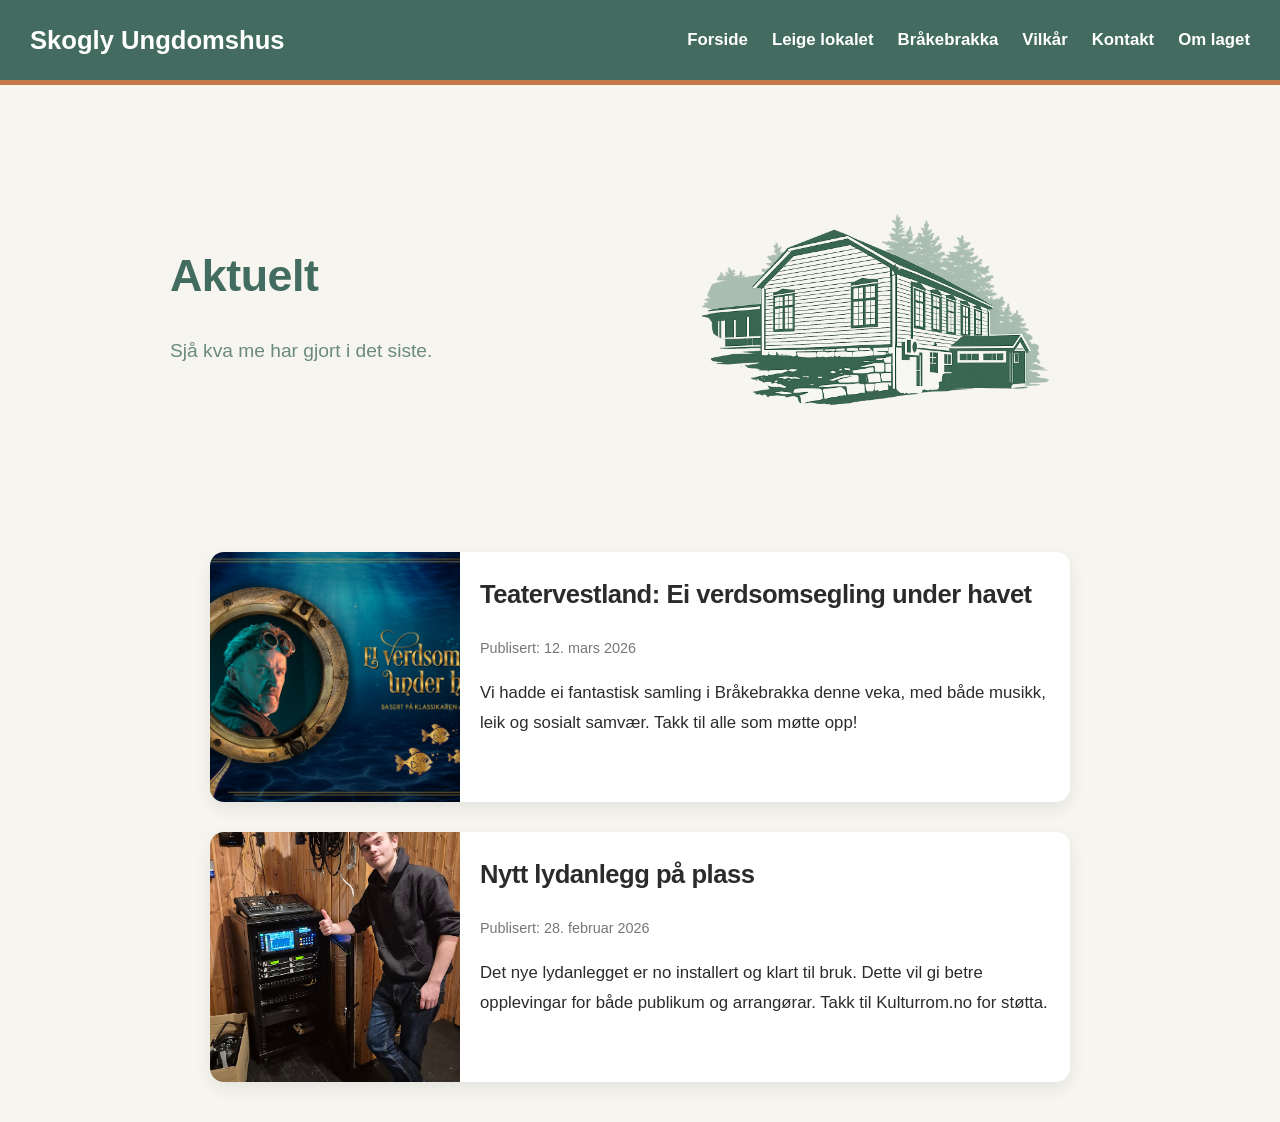
<file: aktuelt.html>
<!DOCTYPE html>
<html lang="nn">
<head>
    <meta charset="UTF-8">
    <meta name="viewport" content="width=device-width, initial-scale=1.0">
    <title>Skogly Ungdomslag Kaupanger</title>
    <link rel="stylesheet" href="style.css">
</head>

<nav class="topnav">
    <div class="logo">Skogly Ungdomshus</div>

    <input type="checkbox" id="menu-toggle">
    <label for="menu-toggle" class="hamburger">
        <span></span>
        <span></span>
        <span></span>
    </label>

    <ul class="nav-links">
        <li><a href="/index.html">Forside</a></li>
        <li><a href="/leige.html">Leige lokalet</a></li>
        <li><a href="/brakebrakka.html">Bråkebrakka</a></li>
        <li><a href="/vilkar.html">Vilkår</a></li>
        <li><a href="/kontakt.html">Kontakt</a></li>
        <li><a href="/om.html">Om laget</a></li>
    </ul>
</nav>

<body>


<!-- =============HERO-SEKSJON================ -->
<section class="hero">
    <div class="hero-content">
        <h1>Aktuelt</h1>
        <p>Sjå kva me har gjort i det siste.</p>
    </div>

    <div class="hero-image">
        <img src="/Bilder/Lokalet/Skogly_minimalistic1.png" alt="Skogly-bygget">
    </div>
</section>

<section class="news-section">

    <!-- ARTIKKEL 1 -->
    <article class="news-card">
        <img src="/Bilder/Aktivitet/2026/verdsomsegling_teatervestland.jpg" alt="Teatervestland: Ei verdsomsegling under havet">
        <div class="news-content">
            <h2>Teatervestland: Ei verdsomsegling under havet</h2>
            <p class="news-date">Publisert: 12. mars 2026</p>
            <p>Vi hadde ei fantastisk samling i Bråkebrakka denne veka, med både musikk, leik og sosialt samvær. Takk til alle som møtte opp!</p>
        </div>
    </article>

    <!-- ARTIKKEL 2 -->
    <article class="news-card">
        <img src="/Bilder/Aktivitet/2026/nytt_lydanlegg.jpg" alt="Bilete frå aktivitet">
        <div class="news-content">
            <h2>Nytt lydanlegg på plass</h2>
            <p class="news-date">Publisert: 28. februar 2026</p>
            <p>Det nye lydanlegget er no installert og klart til bruk. Dette vil gi betre opplevingar for både publikum og arrangørar. Takk til Kulturrom.no for støtta.</p>
        </div>
    </article>

</section>

</body>
</html>
</file>
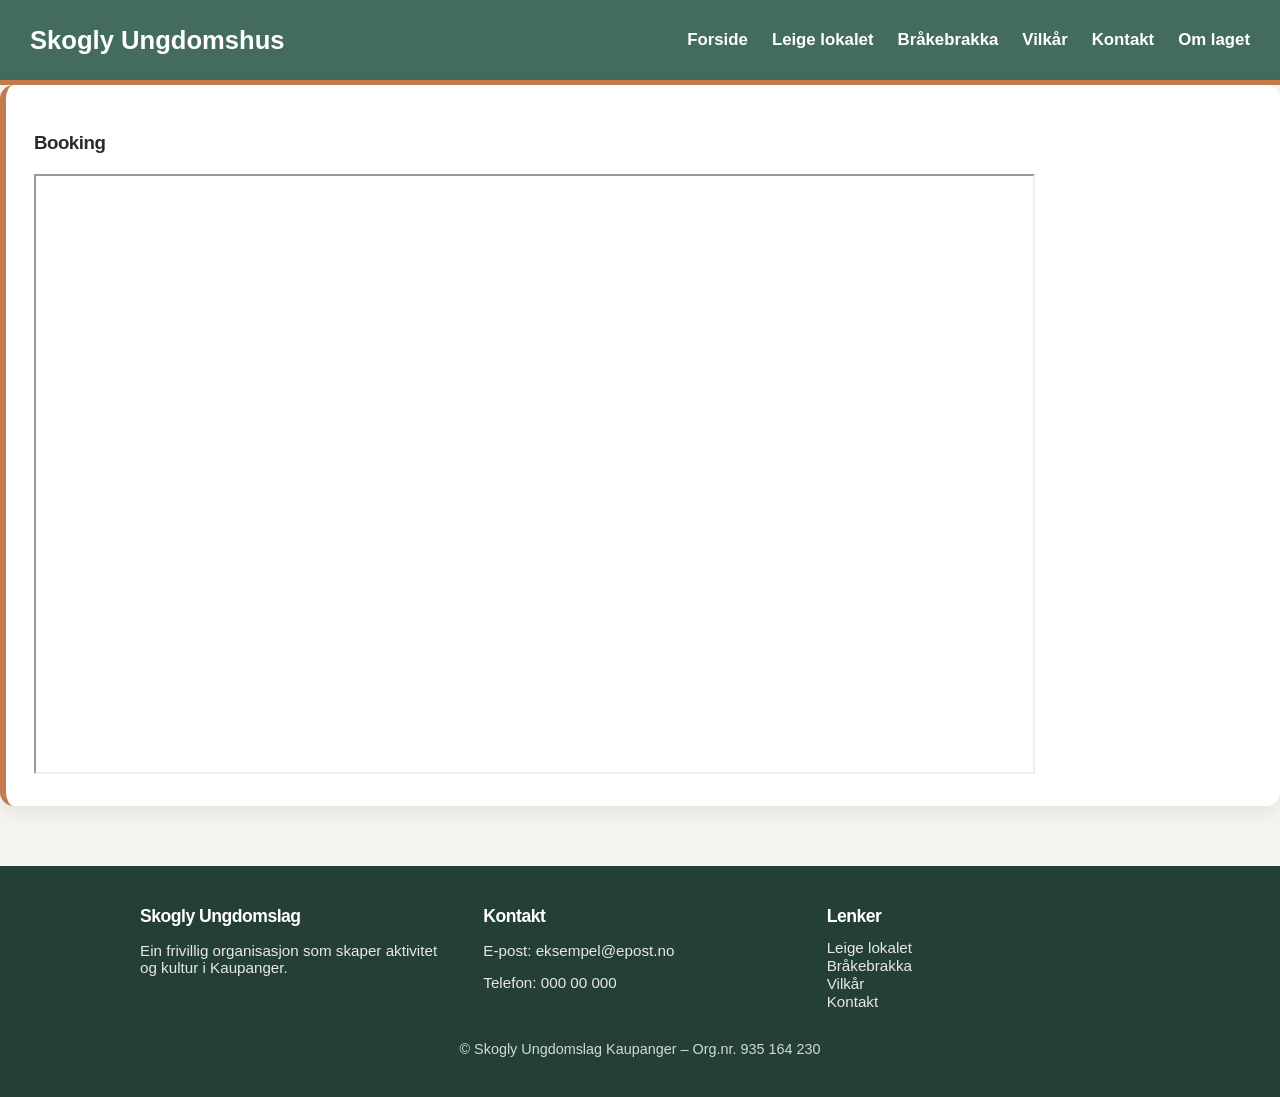
<file: brakebrakka_booking.html>
<!DOCTYPE html>
<html lang="nn">
<head>
    <meta charset="UTF-8">
    <meta name="viewport" content="width=device-width, initial-scale=1.0">
    <title>Skogly Ungdomslag Kaupanger</title>
    <link rel="stylesheet" href="style.css">
</head>

<nav class="topnav">
    <div class="logo">Skogly Ungdomshus</div>

    <input type="checkbox" id="menu-toggle">
    <label for="menu-toggle" class="hamburger">
        <span></span>
        <span></span>
        <span></span>
    </label>

    <ul class="nav-links">
        <li><a href="index.html">Forside</a></li>
        <li><a href="leige.html">Leige lokalet</a></li>
        <li><a href="brakebrakka.html">Bråkebrakka</a></li>
        <li><a href="vilkar.html">Vilkår</a></li>
        <li><a href="kontakt.html">Kontakt</a></li>
        <li><a href="om.html">Om laget</a></li>
    </ul>
</nav>

<body>

    <div class="card">
    <h3>Booking</h3>
    <!-- Bookingtjeneste iframe --><iframe src="https://bookingtjeneste.no/brakebrakka?iframe=1" style="max-width:1001px;height:600px;width: 100%;"></iframe><!-- Bookingtjeneste iframe -->
    </div>

<!-- ============================
     FOOTER
     ============================ -->
<footer>
    <div class="footer-inner">

        <div class="footer-col">
            <h3>Skogly Ungdomslag</h3>
            <p>Ein frivillig organisasjon som skaper aktivitet og kultur i Kaupanger.</p>
        </div>

        <div class="footer-col">
            <h3>Kontakt</h3>
            <p>E‑post: eksempel@epost.no</p>
            <p>Telefon: 000 00 000</p>
        </div>

        <div class="footer-col">
            <h3>Lenker</h3>
            <a href="leige.html">Leige lokalet</a><br>
            <a href="brakebrakka.html">Bråkebrakka</a><br>
            <a href="vilkar.html">Vilkår</a><br>
            <a href="kontakt.html">Kontakt</a>
        </div>
    </div>
    
    <div class="footer-bottom">
        © Skogly Ungdomslag Kaupanger – Org.nr. 935 164 230
    </div>
</footer>

<script>
function openBookNowIframe() {
    if (document.getElementById('bookNowIframeContainer')) {
        return;
    }

    var iframeContainer = document.createElement('div');
    iframeContainer.id = 'bookNowIframeContainer';

    var iframe = document.createElement('iframe');
    iframe.id = 'bookNowIframe';
    iframe.src = "https://bookingtjeneste.no/brakebrakka?iframe=1"; // Bruker dynamisk URL for iFrame

    iframeContainer.appendChild(iframe);

    var closeButton = document.createElement('img');
    closeButton.src = "https://bookingtjeneste.no/wp-content/plugins/Booknetic-saas-Popup-Modal/images/x.png";
    closeButton.style.position = 'absolute';
    closeButton.style.top = '10px';
    closeButton.style.right = '10px';
    closeButton.style.width = '35px';
    closeButton.style.height = '35px';
    closeButton.style.cursor = 'pointer';

    closeButton.onclick = function() {
        document.body.removeChild(iframeContainer);
    };

    iframeContainer.appendChild(closeButton);
    document.body.appendChild(iframeContainer);

    if (window.innerWidth >= 1001) {
        iframe.style.height = '90vh';
    } else {
        iframe.style.height = '100%';
    }
}
</script>
</file>
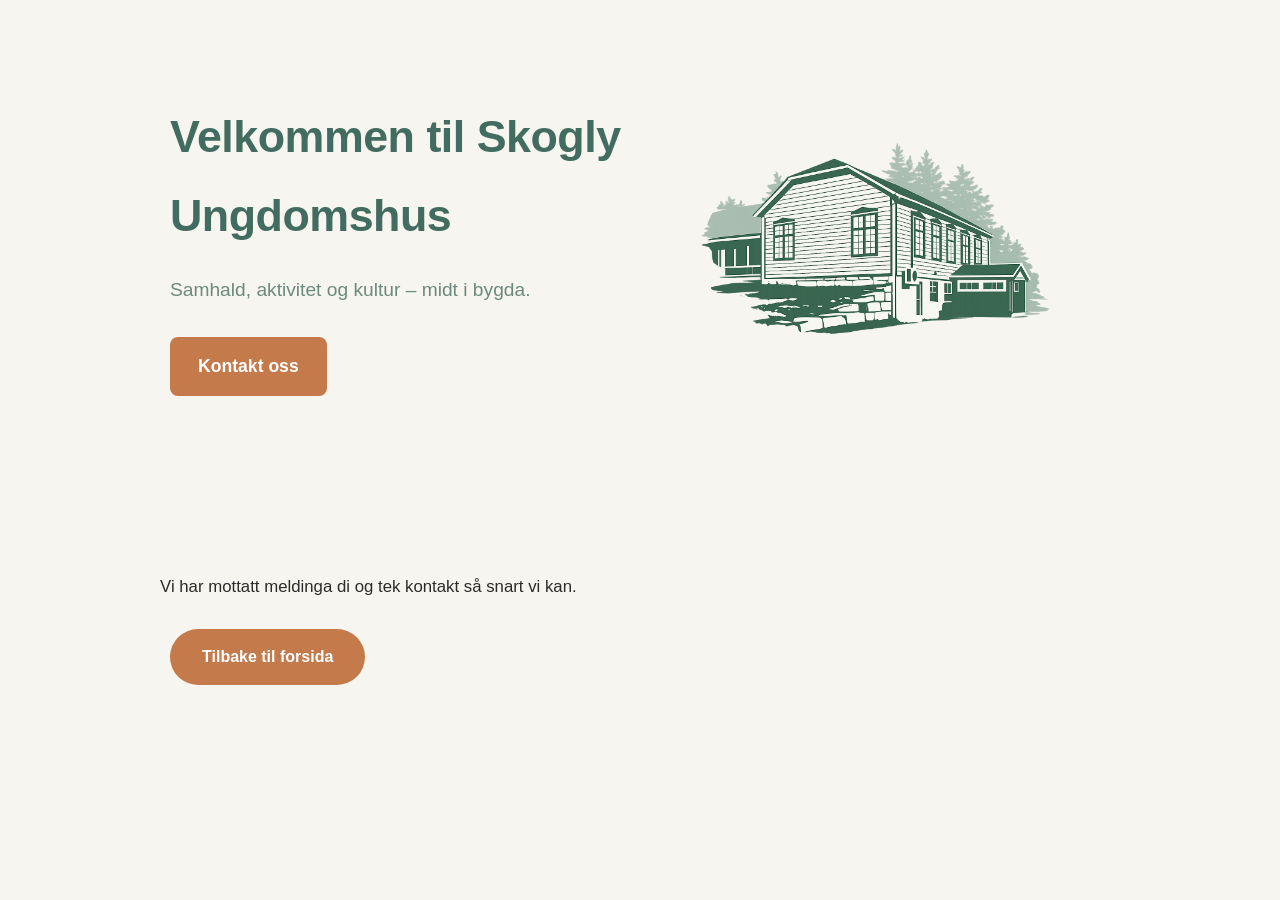
<file: takk.html>
<!DOCTYPE html>
<html lang="nn">
<head>
    <meta charset="UTF-8">
    <meta name="viewport" content="width=device-width, initial-scale=1.0">
    <title>Takk for meldinga</title>
    <link rel="stylesheet" href="style.css">
</head>


<body>

<!-- =============HERO-SEKSJON================ -->
<section class="hero">
    <div class="hero-content">
        <h1>Velkommen til Skogly Ungdomshus</h1>
        <p>Samhald, aktivitet og kultur – midt i bygda.</p>
        <a href="kontakt.html" class="hero-btn"><b>Kontakt oss</b></a>
    </div>

    <div class="hero-image">
        <img src="Bilder/Lokalet/Skogly_minimalistic1.png" alt="Skogly-bygget">
    </div>
</section>

<section class="thankyou-section">
    <p>Vi har mottatt meldinga di og tek kontakt så snart vi kan.</p>

    <a href="index.html" class="btn-primary">Tilbake til forsida</a>
</section>

</body>
</html>
</file>
<file: style.css>
/* =========================================
   FARGEPALETT (Sogneskog + dark mode hooks)
   ========================================= */
:root {
    --primary: #2F5D50;
    --secondary: #A8C3A0;
    --accent: #C47A4A;
    --background: #F7F5EF;
    --background-alt: #f0f4f1;
    --text: #2B2B2B;
    --footer-bg: #243f36;
}

/* Dark mode (legg class="dark" på <body>) */
body.dark {
    --background: #121212;
    --background-alt: #1e1e1e;
    --text: #f5f5f5;
    --footer-bg: #0d0d0d;
}

/* =========================================
   GLOBALT
   ========================================= */
*,
*::before,
*::after {
    box-sizing: border-box;
}

body {
    margin: 0;
    font-family: 'Inter', sans-serif;
    background: var(--background);
    color: var(--text);
}

img {
    max-width: 100%;
    height: auto;
    display: block;
}

a {
    color: inherit;
}

section {
    padding: 100px 20px;
    max-width: 1000px;
    margin: auto;
    line-height: 1.75;
}

h1, h2, h3 {
    font-family: 'Montserrat', sans-serif;
    font-weight: 700;
    letter-spacing: -0.5px;
    margin-bottom: 20px;
}

p, li {
    font-size: 1.05rem;
}

.section-alt {
    background: var(--background-alt);
}

/* =========================================
   HEADER + MOBILMENY
   ========================================= */
.header-wrapper {
    position: sticky;
    top: 0;
    z-index: 1000;
}

.topnav {
    display: flex;
    justify-content: space-between;
    align-items: center;
    padding: 14px 30px;
    background: rgba(47, 93, 80, 0.9);
    backdrop-filter: blur(10px);
    border-bottom: 5px solid var(--accent);
    color: white;
}

.logo {
    font-size: 1.6rem;
    font-weight: 700;
}

.nav-links {
    display: flex;
    gap: 24px;
    list-style: none;
}

.nav-links a {
    color: white;
    text-decoration: none;
    font-weight: 600;
    padding: 6px 0;
    transition: color 0.2s ease;
}

.nav-links a:hover {
    color: var(--accent);
}

#menu-toggle {
    display: none;
}

.hamburger {
    display: none;
    flex-direction: column;
    gap: 5px;
    cursor: pointer;
}

.hamburger span {
    width: 28px;
    height: 3px;
    background: white;
    border-radius: 3px;
    transition: 0.3s ease;
}

/* =========================================
   HERO-SEKSJON
   ========================================= */
.hero {
    display: flex;
    flex-wrap: wrap;
    align-items: center;
    justify-content: space-between;
    padding: 60px 30px;
    background-color: var(--background);
    gap: 20px;
}

.hero-content {
    flex: 1;
    min-width: 280px;
}

.hero-content h1 {
    font-size: 2.8rem;
    margin-bottom: 10px;
    color: rgba(47, 93, 80, 0.9);
}

.hero-content p {
    font-size: 1.2rem;
    margin-bottom: 30px;
    color: rgba(47, 93, 80, 0.7);
}

.hero-btn {
    display: inline-block;
    padding: 14px 28px;
    background-color: var(--accent);
    color: white;
    border-radius: 8px;
    text-decoration: none;
    font-size: 1.1rem;
    transition: background 0.3s ease;
}

.hero-btn:hover {
    background-color: #d48d5f;
}

.hero-image {
    flex: 1;
    min-width: 280px;
    text-align: center;
}

.hero-image img {
    width: 100%;
    max-width: 600px;
    height: auto;
}

/* =========================================
   UNDERSIDE-HEADER
   ========================================= */
.subpage-header {
    background: var(--secondary);
    padding: 40px 20px;
    text-align: center;
    color: var(--text);
    border-bottom: 4px solid var(--accent);
}

/* =========================================
   KNAPPAR
   ========================================= */
.btn-primary, .btn-secondary {
    padding: 14px 32px;
    border-radius: 50px;
    font-weight: 600;
    text-decoration: none;
    display: inline-block;
    margin: 10px;
    transition: all 0.25s ease;
}

.btn-primary {
    background: var(--accent);
    color: white;
}

.btn-primary:hover {
    background: #d48d5f;
    transform: translateY(-2px);
}

.btn-secondary {
    background: var(--secondary);
    color: var(--text);
}

.btn-secondary:hover {
    background: #b7d0b0;
    transform: translateY(-2px);
}

/* =========================================
   KORTDESIGN
   ========================================= */
.card, .contact-card {
    background: #ffffff;
    padding: 28px;
    border-radius: 14px;
    box-shadow: 0 8px 24px rgba(0,0,0,0.08);
    border-left: 6px solid var(--accent);
    margin-bottom: 24px;
    transition: transform 0.2s ease, box-shadow 0.2s ease;
}

.card:hover, .contact-card:hover {
    transform: translateY(-4px);
    box-shadow: 0 12px 28px rgba(0,0,0,0.12);
}

/* =========================================
   GALLERI
   ========================================= */
.gallery-grid {
    max-width: 900px;
    margin: 30px auto;
    display: grid;
    grid-template-columns: repeat(auto-fit, minmax(180px, 1fr));
    gap: 16px;
}

.gallery-grid img {
    width: 100%;
    height: 150px;
    object-fit: cover;
    border-radius: 12px;
    box-shadow: 0 6px 18px rgba(0,0,0,0.12);
    transition: transform 0.25s ease, box-shadow 0.25s ease;
}

.gallery-grid img:hover {
    transform: scale(1.03);
    box-shadow: 0 10px 24px rgba(0,0,0,0.18);
}

/* =========================================
   LIGHTBOX
   ========================================= */
.lightbox-backdrop {
    position: fixed;
    inset: 0;
    background: rgba(0,0,0,0.8);
    display: none;
    align-items: center;
    justify-content: center;
    z-index: 2000;
}

.lightbox-backdrop.active {
    display: flex;
}

.lightbox-backdrop img {
    max-width: 90%;
    max-height: 90%;
    border-radius: 12px;
    box-shadow: 0 10px 30px rgba(0,0,0,0.5);
}

/* =========================================
   FOOTER
   ========================================= */
footer {
    background: var(--footer-bg);
    color: white;
    padding: 40px 20px;
    margin-top: 60px;
}

.footer-inner {
    max-width: 1000px;
    margin: auto;
    display: grid;
    grid-template-columns: repeat(auto-fit, minmax(220px, 1fr));
    gap: 30px;
}

.footer-col h3 {
    margin-top: 0;
    margin-bottom: 12px;
    font-size: 1.1rem;
}

.footer-col p,
.footer-col a {
    font-size: 0.95rem;
    color: #e8e8e8;
    text-decoration: none;
}

.footer-bottom {
    text-align: center;
    margin-top: 30px;
    font-size: 0.9rem;
    opacity: 0.8;
}

/* =========================================
   RESPONSIVITET
   ========================================= */
@media (max-width: 800px) {

    .hamburger {
        display: flex;
    }

    .nav-links {
        position: absolute;
        top: 70px;
        right: 20px;
        background: rgba(47, 93, 80, 0.95);
        flex-direction: column;
        gap: 20px;
        padding: 20px 30px;
        border-radius: 12px;
        display: none;
    }

    #menu-toggle:checked + .hamburger + .nav-links {
        display: flex;
    }

    #menu-toggle:checked + .hamburger span:nth-child(1) {
        transform: rotate(45deg) translateY(8px);
    }

    #menu-toggle:checked + .hamburger span:nth-child(2) {
        opacity: 0;
    }

    #menu-toggle:checked + .hamburger span:nth-child(3) {
        transform: rotate(-45deg) translateY(-8px);
    }
}

@media (max-width: 600px) {
    section {
        padding: 30px 16px;
    }

    .hero {
        padding: 120px 16px;
        text-align: center;
    }

    .hero-image img {
        max-width: 100%;
        margin: 0 auto;
    }

    .form-row {
        flex-direction: column;
    }
}

/* =========================================
   AKTUELT / NYHENDSFLISER
   ========================================= */
.news-section {
    max-width: 900px;
    margin: 40px auto;
    padding: 0 20px;
    display: flex;
    flex-direction: column;
    gap: 30px;
}

.news-card {
    background: #ffffff;
    border-radius: 14px;
    box-shadow: 0 6px 18px rgba(0,0,0,0.08);
    overflow: hidden;
    display: flex;
    flex-direction: row;
    gap: 0;
}

.news-card img {
    width: 250px;
    height: 250px;
    object-fit: cover;
}

.news-content {
    padding: 20px;
    flex: 1;
}

.news-content h2 {
    margin-top: 0;
    font-size: 1.6rem;
}

.news-date {
    font-size: 0.9rem;
    color: #777;
    margin-bottom: 10px;
}

/* Mobiltilpassing for Aktuelt */
@media (max-width: 700px) {
    .news-card {
        flex-direction: column;
    }

    .news-card img {
        width: 100%;
        height: 200px;
    }
}


.sponsor-gallery {
    display: grid;
    grid-template-columns: repeat(auto-fit, minmax(160px, 1fr));
    gap: 30px;
    align-items: center;
    justify-items: center;
    margin-top: 30px;
}

.sponsor-item {
    padding: 20px;
    background: white;
    border-radius: 12px;
    box-shadow: 0 4px 12px rgba(0,0,0,0.08);
    display: flex;
    align-items: center;
    justify-content: center;
}

.sponsor-item img {
    max-height: 60px;       /* Juster høgda her */
    width: auto;            /* Viktig: beheld proporsjonar */
    object-fit: contain;    /* Sikrar at logoen ikkje blir kutta */
}

.staff-card {
    display: flex;
    align-items: center;
    gap: 20px;
    background: #ffffff;
    padding: 20px;
    border-radius: 14px;
    box-shadow: 0 6px 18px rgba(0,0,0,0.08);
    margin-bottom: 24px;
}

.staff-card img {
    width: 120px;
    height: 120px;
    object-fit: cover;
    border-radius: 12px;
    box-shadow: 0 4px 12px rgba(0,0,0,0.1);
}

.staff-info h3 {
    margin: 0 0 6px 0;
}

.staff-info p {
    margin: 4px 0;
    font-size: 1.05rem;
}

/* Mobilvisning */
@media (max-width: 600px) {
    .staff-card {
        flex-direction: column;
        text-align: center;
    }

    .staff-card img {
        width: 150px;
        height: 150px;
    }
}
</file>
